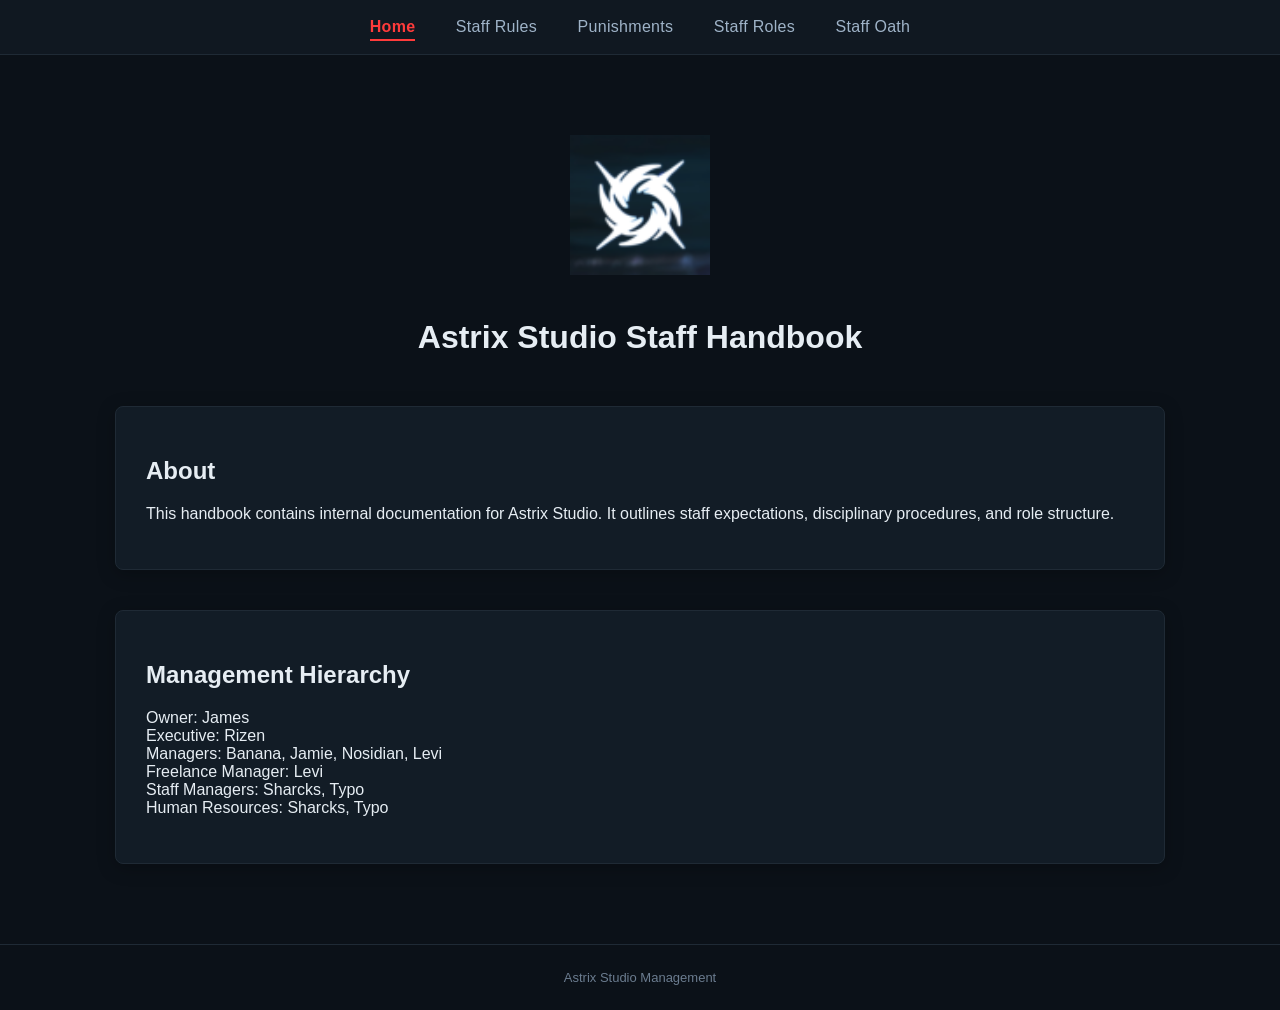
<file: index.html>
<!DOCTYPE html>
<html lang="en">
<head>
  <meta charset="UTF-8">
  <meta name="viewport" content="width=device-width, initial-scale=1.0">
  <title>Astrix Studio</title>
  <link rel="icon" type="image/png" href="astrix_main.png">
  <link rel="stylesheet" href="global.css">
</head>
<body>

<nav>
    <a href="index.html" class="active">Home</a>
    <a href="staff-rules.html">Staff Rules</a>
    <a href="punishments.html">Punishments</a>
    <a href="roles.html">Staff Roles</a>
    <a href="oath.html">Staff Oath</a>
</nav>

<div class="container">
<div class="logo">
    <img src="astrix_main.png" alt="Astrix Logo">
</div>

<h1>Astrix Studio Staff Handbook</h1>

<div class="section">
<h2>About</h2>
<p>
This handbook contains internal documentation for Astrix Studio.
It outlines staff expectations, disciplinary procedures, and role structure.
</p>
</div>

<div class="section">
<h2>Management Hierarchy</h2>
<p>
Owner: James<br>
Executive: Rizen<br>
Managers: Banana, Jamie, Nosidian, Levi<br>
Freelance Manager: Levi<br>
Staff Managers: Sharcks, Typo<br>
Human Resources: Sharcks, Typo
</p>
</div>
</div>

<footer>
Astrix Studio Management
</footer>

</body>
</html>
</file>
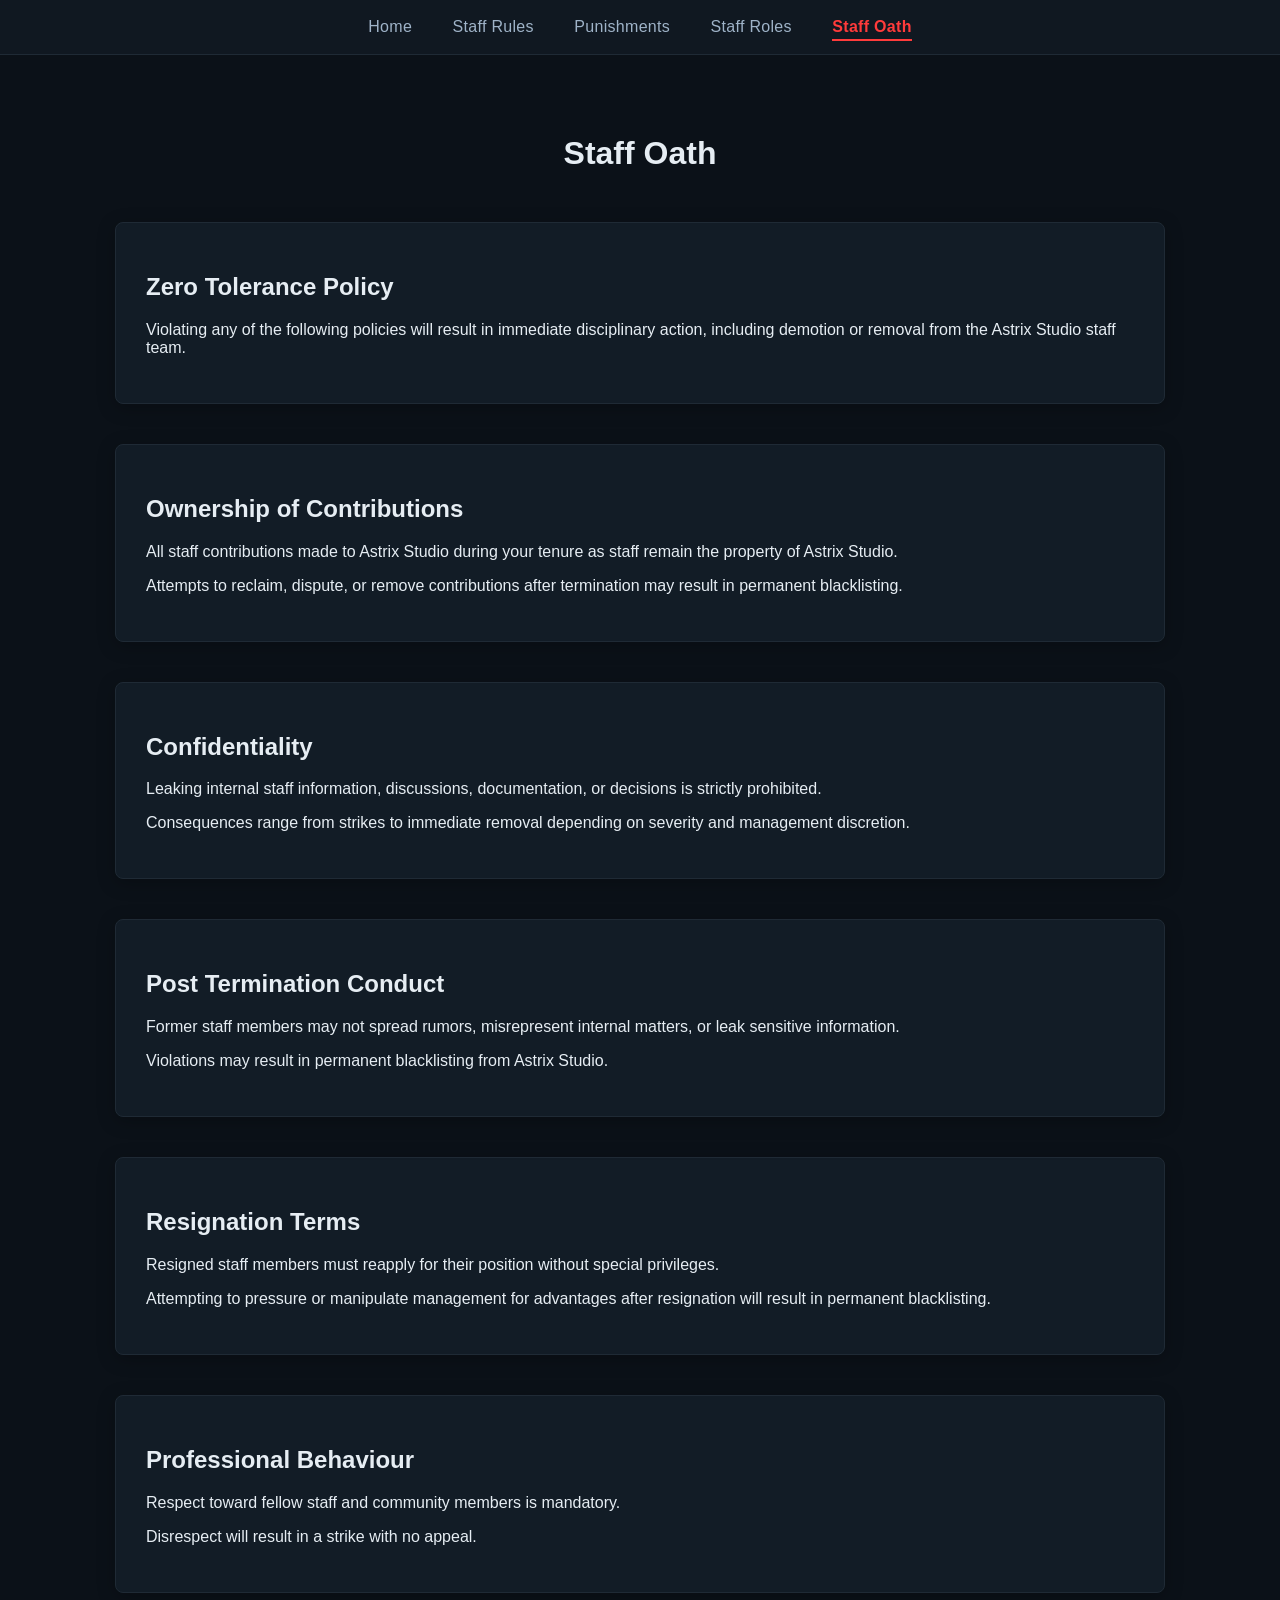
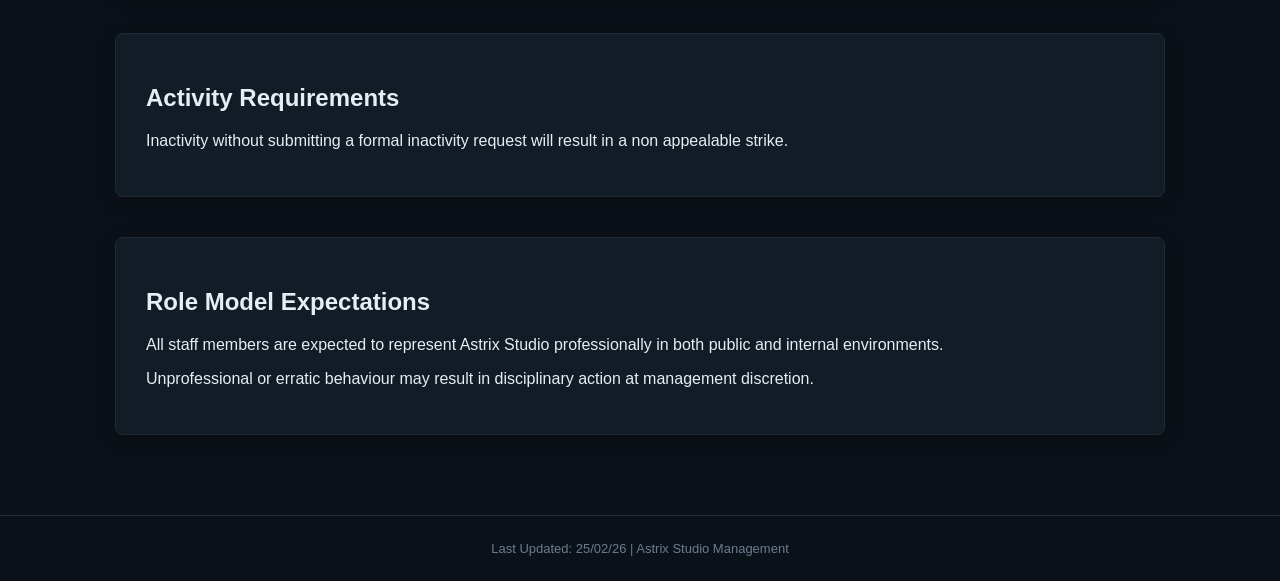
<file: oath.html>
<!DOCTYPE html>
<html lang="en">
<head>
  <meta charset="UTF-8">
  <meta name="viewport" content="width=device-width, initial-scale=1.0">
  <title>Astrix Studio | Staff Oath</title>
  <link rel="icon" type="image/png" href="astrix_staff.png">
  <link rel="stylesheet" href="global.css">
</head>
<body>

<nav>
    <a href="index.html">Home</a>
    <a href="staff-rules.html">Staff Rules</a>
    <a href="punishments.html">Punishments</a>
    <a href="roles.html">Staff Roles</a>
    <a href="oath.html"class="active">Staff Oath</a>
</nav>

<div class="container">

<h1>Staff Oath</h1>

<div class="section">
<h2>Zero Tolerance Policy</h2>
<p>
Violating any of the following policies will result in immediate disciplinary action, including demotion or removal from the Astrix Studio staff team.
</p>
</div>

<div class="section">
<h2>Ownership of Contributions</h2>
<p>
All staff contributions made to Astrix Studio during your tenure as staff remain the property of Astrix Studio.
</p>
<p>
Attempts to reclaim, dispute, or remove contributions after termination may result in permanent blacklisting.
</p>
</div>

<div class="section">
<h2>Confidentiality</h2>
<p>
Leaking internal staff information, discussions, documentation, or decisions is strictly prohibited.
</p>
<p>
Consequences range from strikes to immediate removal depending on severity and management discretion.
</p>
</div>

<div class="section">
<h2>Post Termination Conduct</h2>
<p>
Former staff members may not spread rumors, misrepresent internal matters, or leak sensitive information.
</p>
<p>
Violations may result in permanent blacklisting from Astrix Studio.
</p>
</div>

<div class="section">
<h2>Resignation Terms</h2>
<p>
Resigned staff members must reapply for their position without special privileges.
</p>
<p>
Attempting to pressure or manipulate management for advantages after resignation will result in permanent blacklisting.
</p>
</div>

<div class="section">
<h2>Professional Behaviour</h2>
<p>
Respect toward fellow staff and community members is mandatory.
</p>
<p>
Disrespect will result in a strike with no appeal.
</p>
</div>

<div class="section">
<h2>Activity Requirements</h2>
<p>
Inactivity without submitting a formal inactivity request will result in a non appealable strike.
</p>
</div>

<div class="section">
<h2>Role Model Expectations</h2>
<p>
All staff members are expected to represent Astrix Studio professionally in both public and internal environments.
</p>
<p>
Unprofessional or erratic behaviour may result in disciplinary action at management discretion.
</p>
</div>

</div>

<footer>
Last Updated: 25/02/26 | Astrix Studio Management
</footer>

</body>
</html>
</file>
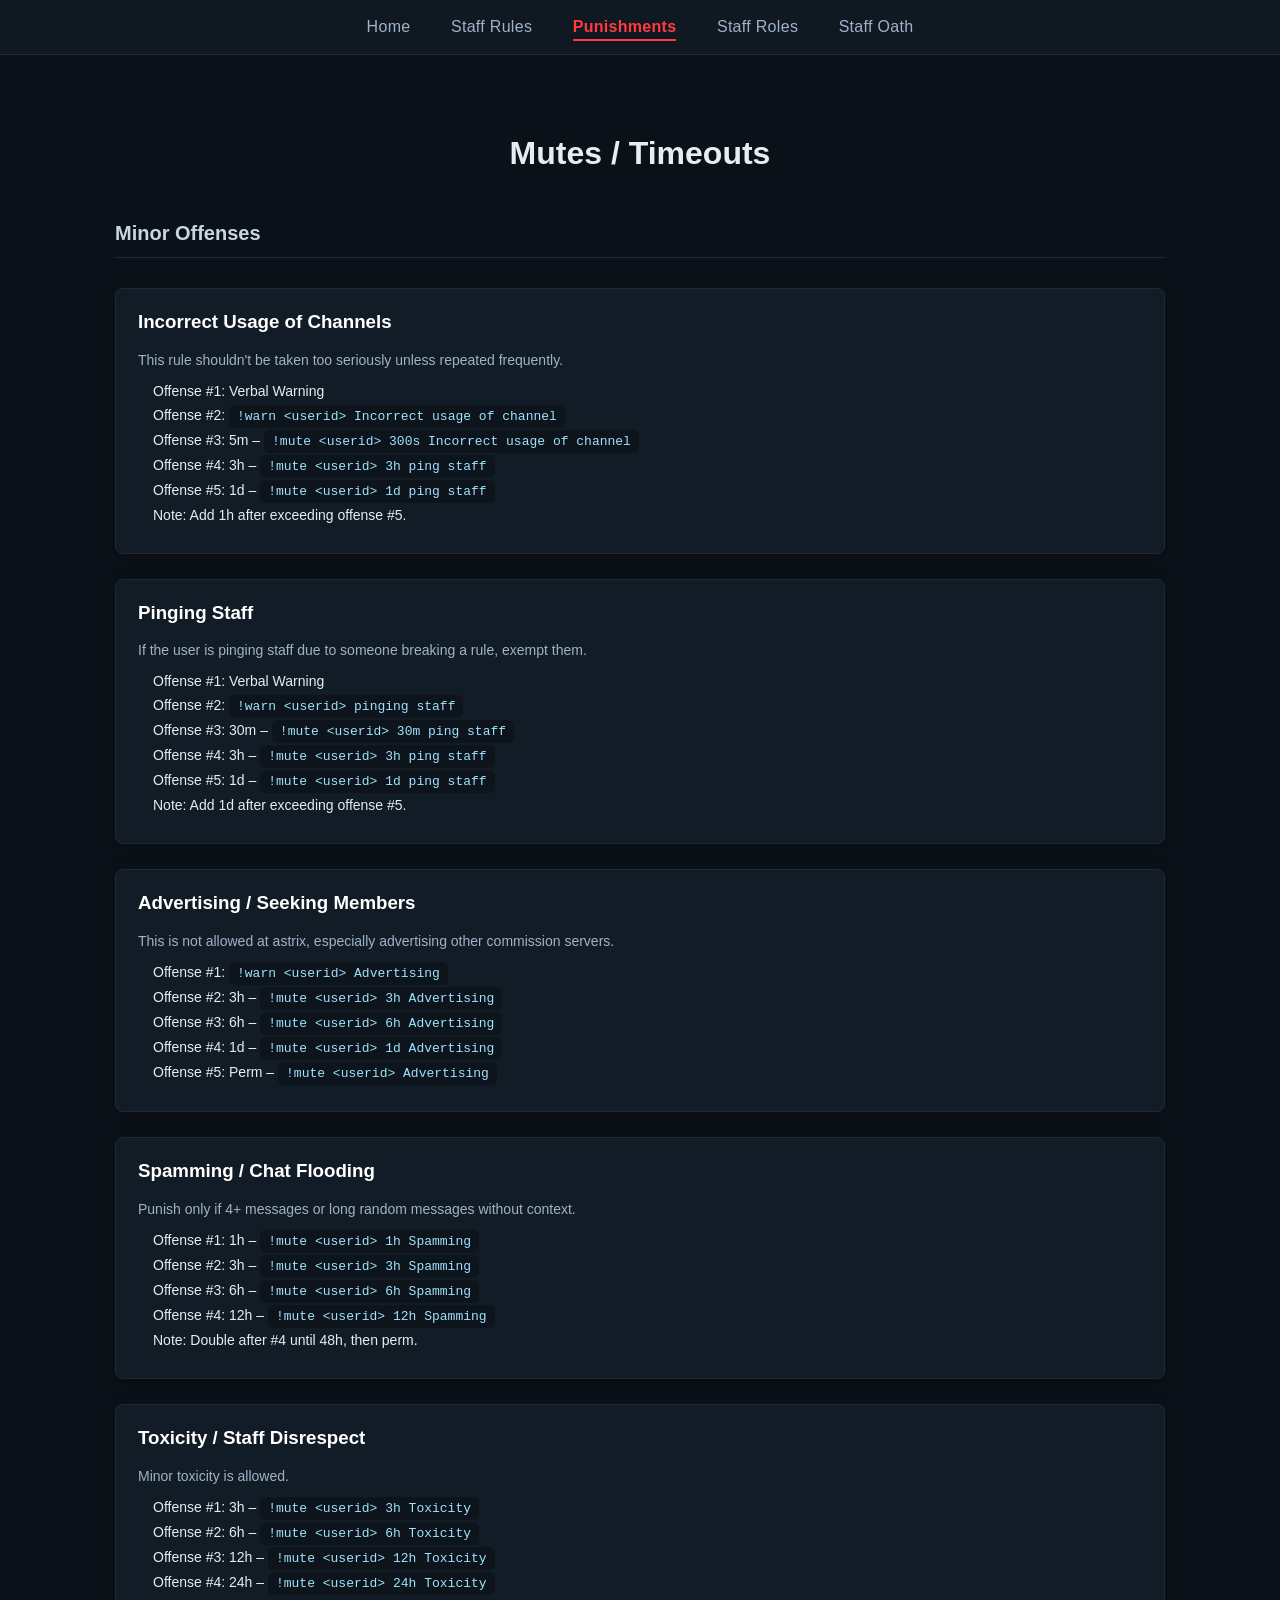
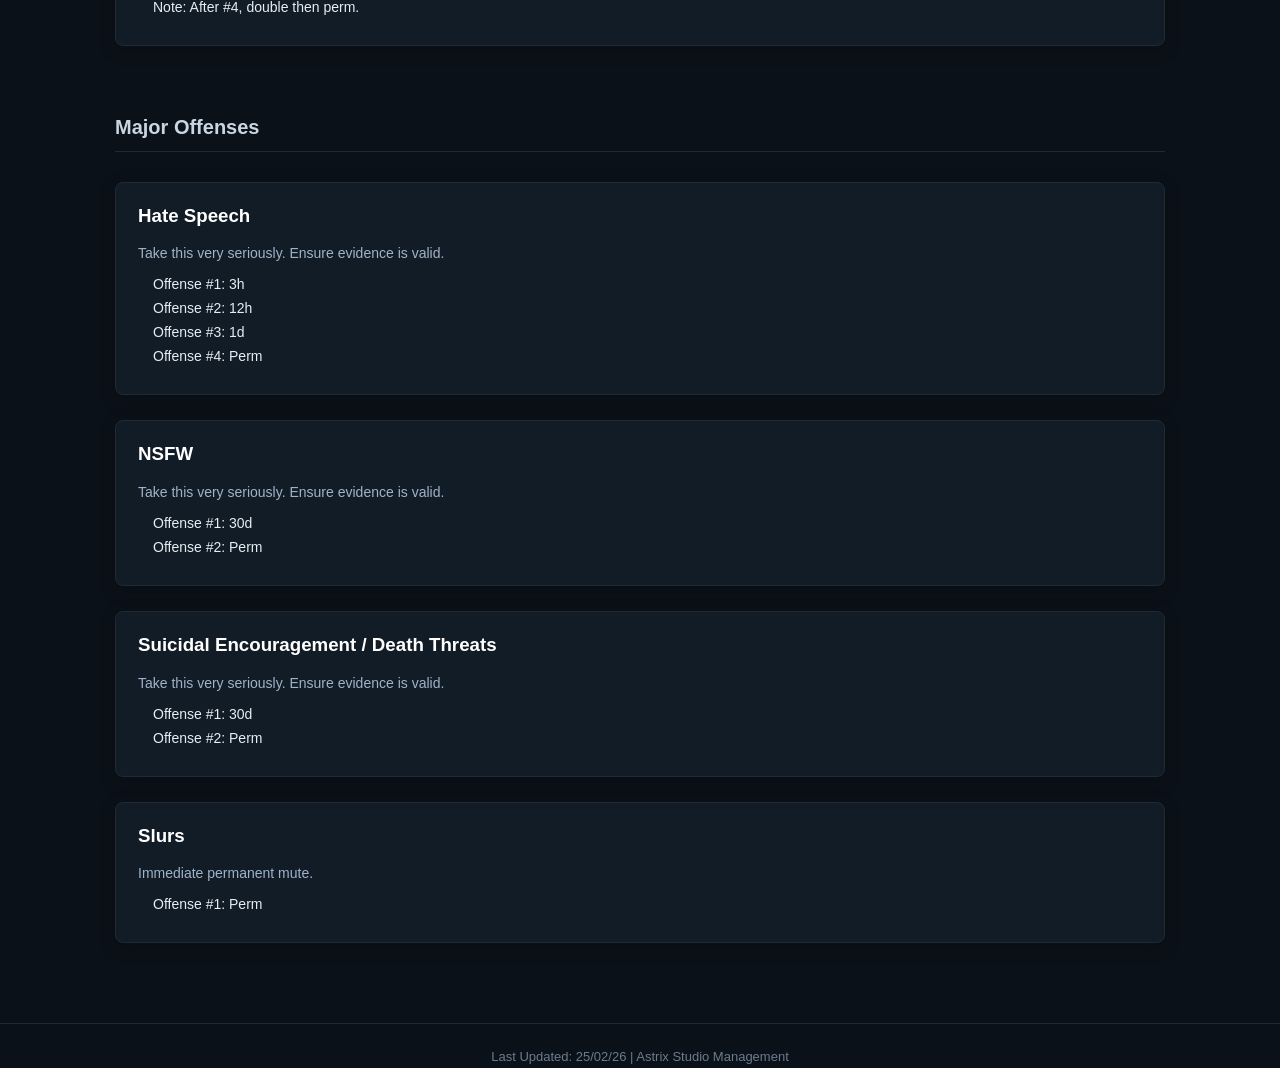
<file: punishments.html>
<!DOCTYPE html>
<html lang="en">
<head>
  <meta charset="UTF-8">
  <meta name="viewport" content="width=device-width, initial-scale=1.0">
  <title>Astrix Studio | Punishments</title>
  <link rel="icon" type="image/png" href="astrix_staff.png">
  <link rel="stylesheet" href="global.css">
</head>
<body>

<nav>
    <a href="index.html">Home</a>
    <a href="staff-rules.html">Staff Rules</a>
    <a href="punishments.html"class="active">Punishments</a>
    <a href="roles.html">Staff Roles</a>
    <a href="oath.html">Staff Oath</a>
</nav>

<div class="container">

<h1>Mutes / Timeouts</h1>

<div class="category">
<h2>Minor Offenses</h2>

<div class="rule">
<h3>Incorrect Usage of Channels</h3>
<div class="note">This rule shouldn't be taken too seriously unless repeated frequently.</div>
<div class="offense">Offense #1: Verbal Warning</div>
<div class="offense">Offense #2: <code>!warn &lt;userid&gt; Incorrect usage of channel</code></div>
<div class="offense">Offense #3: 5m – <code>!mute &lt;userid&gt; 300s Incorrect usage of channel</code></div>
<div class="offense">Offense #4: 3h – <code>!mute &lt;userid&gt; 3h ping staff</code></div>
<div class="offense">Offense #5: 1d – <code>!mute &lt;userid&gt; 1d ping staff</code></div>
<div class="offense">Note: Add 1h after exceeding offense #5.</div>
</div>

<div class="rule">
<h3>Pinging Staff</h3>
<div class="note">If the user is pinging staff due to someone breaking a rule, exempt them.</div>
<div class="offense">Offense #1: Verbal Warning</div>
<div class="offense">Offense #2: <code>!warn &lt;userid&gt; pinging staff</code></div>
<div class="offense">Offense #3: 30m – <code>!mute &lt;userid&gt; 30m ping staff</code></div>
<div class="offense">Offense #4: 3h – <code>!mute &lt;userid&gt; 3h ping staff</code></div>
<div class="offense">Offense #5: 1d – <code>!mute &lt;userid&gt; 1d ping staff</code></div>
<div class="offense">Note: Add 1d after exceeding offense #5.</div>
</div>

<div class="rule">
<h3>Advertising / Seeking Members</h3>
<div class="note">This is not allowed at astrix, especially advertising other commission servers.</div>
<div class="offense">Offense #1: <code>!warn &lt;userid&gt; Advertising</code></div>
<div class="offense">Offense #2: 3h – <code>!mute &lt;userid&gt; 3h Advertising</code></div>
<div class="offense">Offense #3: 6h – <code>!mute &lt;userid&gt; 6h Advertising</code></div>
<div class="offense">Offense #4: 1d – <code>!mute &lt;userid&gt; 1d Advertising</code></div>
<div class="offense">Offense #5: Perm – <code>!mute &lt;userid&gt; Advertising</code></div>
</div>

<div class="rule">
<h3>Spamming / Chat Flooding</h3>
<div class="note">Punish only if 4+ messages or long random messages without context.</div>
<div class="offense">Offense #1: 1h – <code>!mute &lt;userid&gt; 1h Spamming</code></div>
<div class="offense">Offense #2: 3h – <code>!mute &lt;userid&gt; 3h Spamming</code></div>
<div class="offense">Offense #3: 6h – <code>!mute &lt;userid&gt; 6h Spamming</code></div>
<div class="offense">Offense #4: 12h – <code>!mute &lt;userid&gt; 12h Spamming</code></div>
<div class="offense">Note: Double after #4 until 48h, then perm.</div>
</div>

<div class="rule">
<h3>Toxicity / Staff Disrespect</h3>
<div class="note">Minor toxicity is allowed.</div>
<div class="offense">Offense #1: 3h – <code>!mute &lt;userid&gt; 3h Toxicity</code></div>
<div class="offense">Offense #2: 6h – <code>!mute &lt;userid&gt; 6h Toxicity</code></div>
<div class="offense">Offense #3: 12h – <code>!mute &lt;userid&gt; 12h Toxicity</code></div>
<div class="offense">Offense #4: 24h – <code>!mute &lt;userid&gt; 24h Toxicity</code></div>
<div class="offense">Note: After #4, double then perm.</div>
</div>

</div>

<div class="category">
<h2>Major Offenses</h2>

<div class="rule">
<h3>Hate Speech</h3>
<div class="note">Take this very seriously. Ensure evidence is valid.</div>
<div class="offense">Offense #1: 3h</div>
<div class="offense">Offense #2: 12h</div>
<div class="offense">Offense #3: 1d</div>
<div class="offense">Offense #4: Perm</div>
</div>

<div class="rule">
<h3>NSFW</h3>
<div class="note">Take this very seriously. Ensure evidence is valid.</div>
<div class="offense">Offense #1: 30d</div>
<div class="offense">Offense #2: Perm</div>
</div>

<div class="rule">
<h3>Suicidal Encouragement / Death Threats</h3>
<div class="note">Take this very seriously. Ensure evidence is valid.</div>
<div class="offense">Offense #1: 30d</div>
<div class="offense">Offense #2: Perm</div>
</div>

<div class="rule">
<h3>Slurs</h3>
<div class="note">Immediate permanent mute.</div>
<div class="offense">Offense #1: Perm</div>
</div>

</div>

</div>

<footer>
Last Updated: 25/02/26 | Astrix Studio Management
</footer>

</body>
</html>
</file>
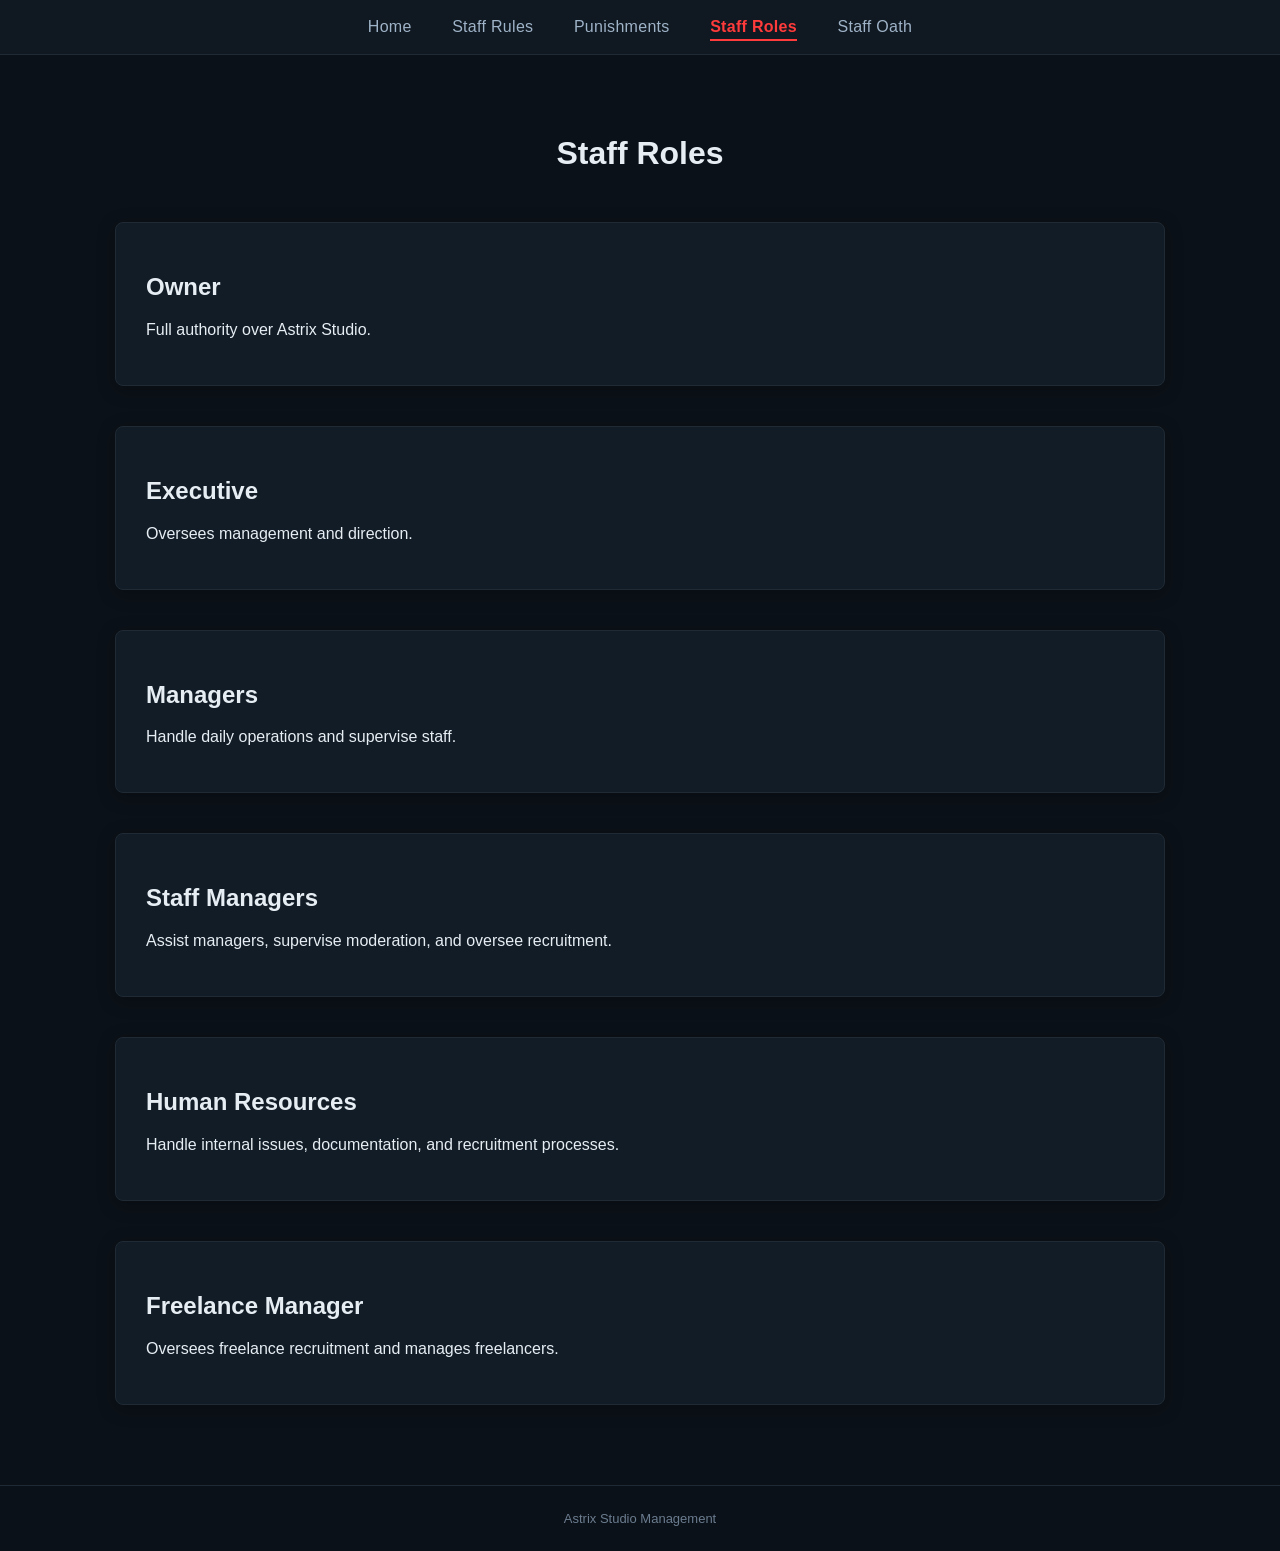
<file: roles.html>
<!DOCTYPE html>
<html lang="en">
<head>
  <meta charset="UTF-8">
  <meta name="viewport" content="width=device-width, initial-scale=1.0">
  <title>Astrix Studio | Roles</title>
  <link rel="icon" type="image/png" href="astrix_staff.png">
  <link rel="stylesheet" href="global.css">
</head>
<body>

<nav>
    <a href="index.html">Home</a>
    <a href="staff-rules.html">Staff Rules</a>
    <a href="punishments.html">Punishments</a>
    <a href="roles.html"class="active">Staff Roles</a>
    <a href="oath.html">Staff Oath</a>
</nav>

<div class="container">

<h1>Staff Roles</h1>

<div class="section">
<h2>Owner</h2>
<p>Full authority over Astrix Studio.</p>
</div>

<div class="section">
<h2>Executive</h2>
<p>Oversees management and direction.</p>
</div>

<div class="section">
<h2>Managers</h2>
<p>Handle daily operations and supervise staff.</p>
</div>

<div class="section">
<h2>Staff Managers</h2>
<p>Assist managers, supervise moderation, and oversee recruitment.</p>
</div>

<div class="section">
<h2>Human Resources</h2>
<p>Handle internal issues, documentation, and recruitment processes.</p>
</div>

<div class="section">
<h2>Freelance Manager</h2>
<p>Oversees freelance recruitment and manages freelancers.</p>
</div>

</div>

<footer>
Astrix Studio Management
</footer>

</body>
</html>
</file>
<file: global.css>
body {
    margin: 0;
    font-family: Arial, sans-serif;
    background: #0b1118;
    color: #e6edf3;
}

nav {
    background: rgba(17, 26, 35, 0.9);
    padding: 18px 0;
    text-align: center;
    border-bottom: 1px solid #1f2a35;
    backdrop-filter: blur(6px);
}

.section {
    background: #121c26;
    padding: 30px;
    margin-bottom: 40px;
    border: 1px solid #1f2a35;
    border-radius: 8px;
    box-shadow: 0 4px 18px rgba(0, 0, 0, 0.25);
    transition: transform 0.15s ease, box-shadow 0.15s ease, border 0.15s ease;
}

.section:hover {
    transform: translateY(-2px);
    box-shadow: 0 8px 24px rgba(0, 0, 0, 0.35);
    border-color: #2a3a4a;
}

nav a {
    margin: 0 18px;
    text-decoration: none;
    color: #9fb3c8;
    font-weight: 500;
    letter-spacing: 0.3px;
    transition: color 0.15s ease;
}

nav a:hover {
    color: #ffffff;
}

nav a.active {
    color: #ff3b3b;
    font-weight: 600;
    border-bottom: 2px solid #ff3b3b;
    padding-bottom: 4px;
}

.container {
    max-width: 1050px;
    margin: 80px auto;
    padding: 0 25px;
}

h1 {
    text-align: center;
    font-weight: 600;
    font-size: 32px;
    margin-bottom: 50px;
}

.category {
    margin-bottom: 70px;
}

.category h2 {
    border-bottom: 1px solid #1f2a35;
    padding-bottom: 12px;
    margin-bottom: 30px;
    font-weight: 600;
    font-size: 20px;
    color: #c9d6e2;
}

.rule {
    background: #121c26;
    padding: 22px;
    margin-bottom: 25px;
    border: 1px solid #1f2a35;
    border-radius: 8px;
    box-shadow: 0 4px 18px rgba(0, 0, 0, 0.2);
    transition: transform 0.15s ease, box-shadow 0.15s ease, border 0.15s ease;
}

.rule:hover {
    transform: translateY(-2px);
    box-shadow: 0 8px 22px rgba(0, 0, 0, 0.3);
    border-color: #2a3a4a;
}

.rule h3 {
    margin-top: 0;
    font-weight: 600;
    color: #ffffff;
}

.note {
    font-size: 14px;
    color: #9fb3c8;
    margin-bottom: 15px;
}

.offense {
    margin-left: 15px;
    margin-bottom: 8px;
    font-size: 14px;
}

code {
    background: #0e141b;
    padding: 4px 8px;
    border-radius: 6px;
    font-family: monospace;
    font-size: 13px;
    color: #9fe3ff;
}

footer {
    margin-top: 60px;
    padding: 25px;
    text-align: center;
    font-size: 13px;
    color: #6b7c8f;
    border-top: 1px solid #1f2a35;
}

.highlight {
    color: #ff3b3b;
    font-weight: 600;
}

.logo {
    text-align: center;
    margin-bottom: 40px;
}

.logo img {
    width: 140px;
    height: auto;
}
</file>
